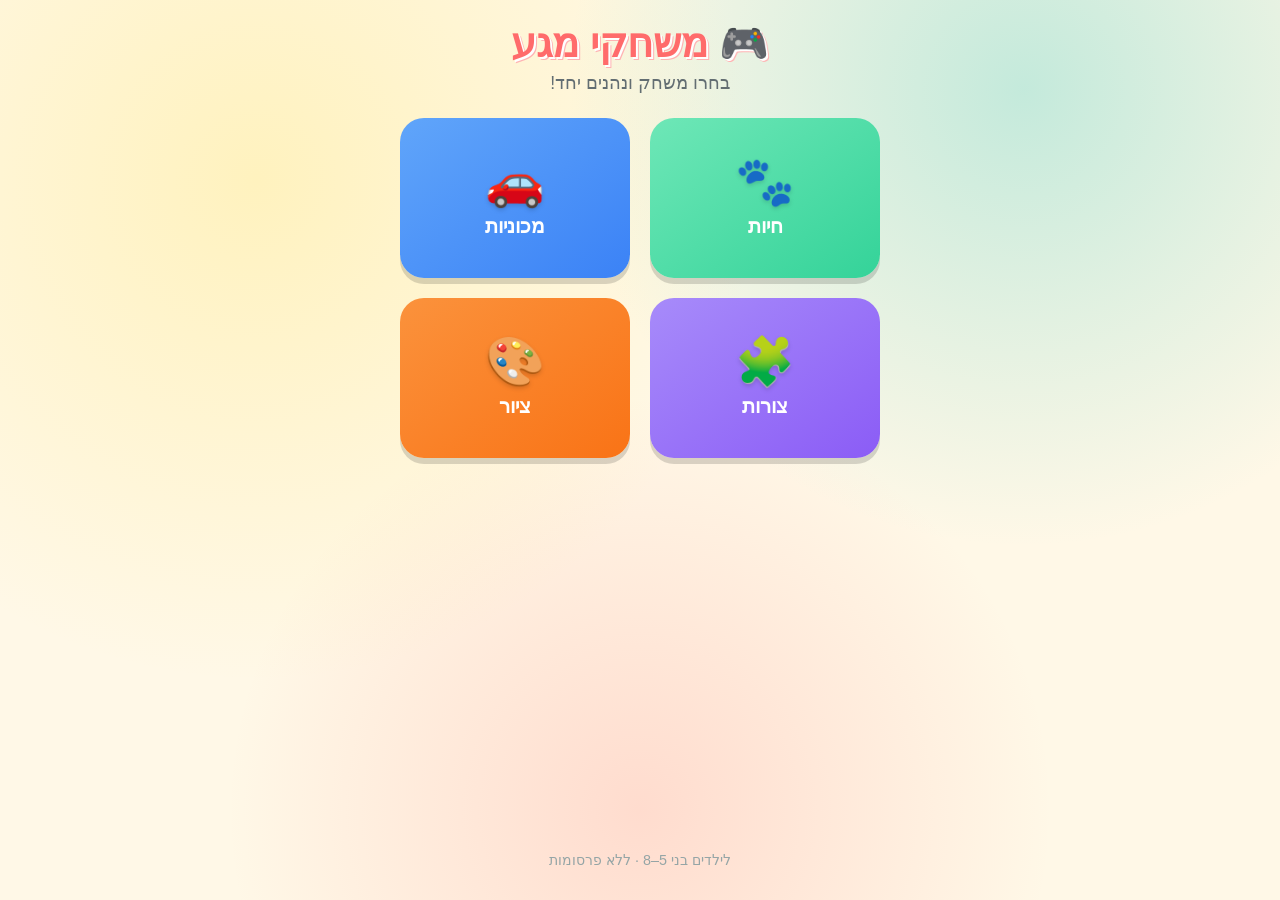
<file: index.html>
<!DOCTYPE html>
<html lang="he" dir="rtl">
<head>
  <meta charset="UTF-8" />
  <meta name="viewport" content="width=device-width, initial-scale=1, maximum-scale=1, user-scalable=no, viewport-fit=cover" />
  <meta name="theme-color" content="#ff6b6b" />
  <meta name="apple-mobile-web-app-capable" content="yes" />
  <title>משחקי מגע לילדים</title>
  <link rel="stylesheet" href="css/main.css" />
</head>
<body>
  <main class="hub">
    <header class="hub-header">
      <h1>🎮 משחקי מגע</h1>
      <p>בחרו משחק ונהנים יחד!</p>
    </header>

    <nav class="game-grid" aria-label="רשימת משחקים">
      <a class="game-card game-card--animals" href="games/animals.html">
        <span class="emoji" aria-hidden="true">🐾</span>
        <span>חיות</span>
      </a>
      <a class="game-card game-card--cars" href="games/cars.html">
        <span class="emoji" aria-hidden="true">🚗</span>
        <span>מכוניות</span>
      </a>
      <a class="game-card game-card--puzzles" href="games/puzzles.html">
        <span class="emoji" aria-hidden="true">🧩</span>
        <span>צורות</span>
      </a>
      <a class="game-card game-card--drawing" href="games/drawing.html">
        <span class="emoji" aria-hidden="true">🎨</span>
        <span>ציור</span>
      </a>
    </nav>

    <p class="hub-footer">לילדים בני 5–8 · ללא פרסומות</p>
  </main>
</body>
</html>
</file>
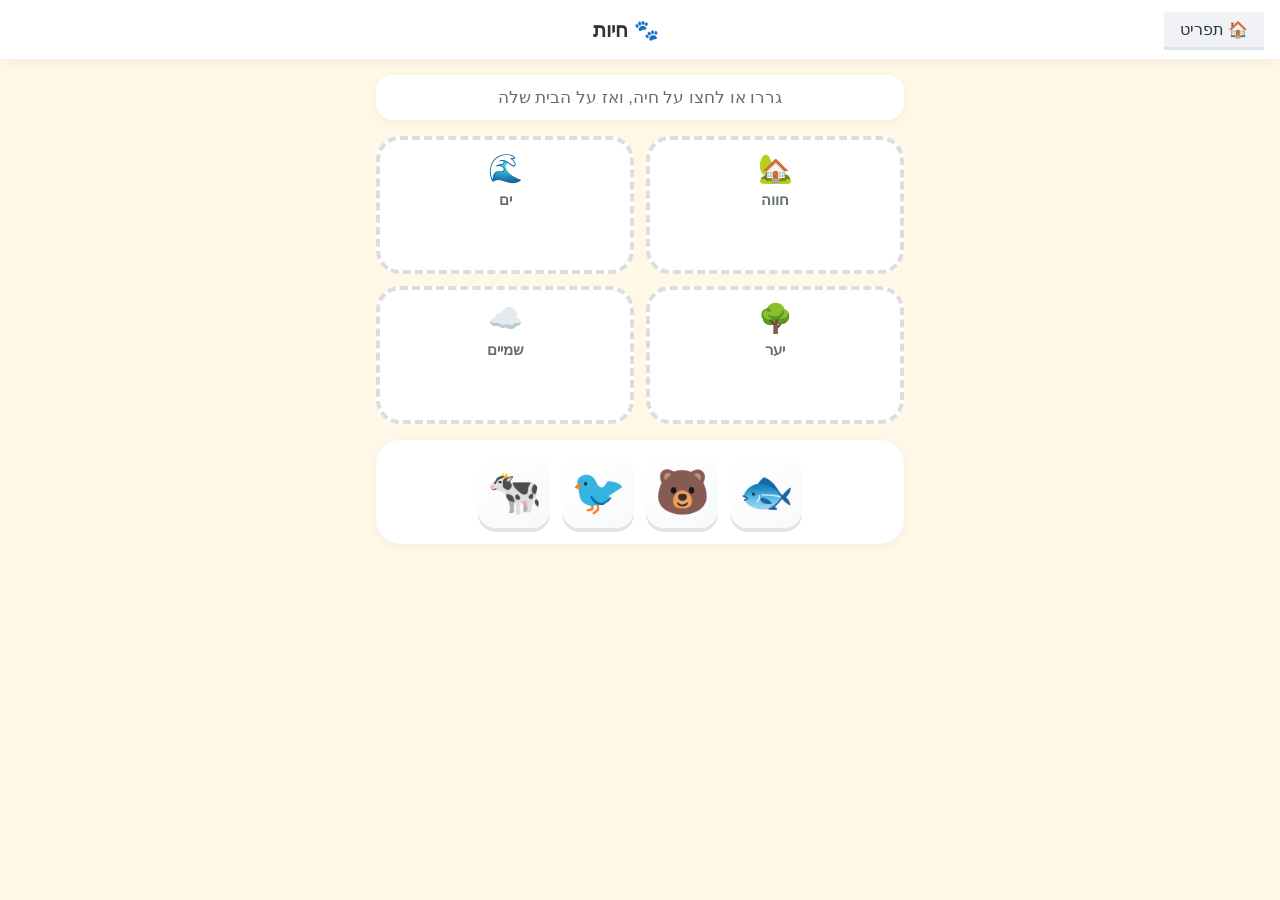
<file: games/animals.html>
<!DOCTYPE html>
<html lang="he" dir="rtl">
<head>
  <meta charset="UTF-8" />
  <meta name="viewport" content="width=device-width, initial-scale=1, maximum-scale=1, user-scalable=no, viewport-fit=cover" />
  <meta name="theme-color" content="#34d399" />
  <title>חיות — משחקי מגע</title>
  <link rel="stylesheet" href="../css/main.css" />
</head>
<body>
  <div class="game-page">
    <header class="game-topbar">
      <a href="../index.html" class="btn-back" style="text-decoration:none;">🏠 תפריט</a>
      <h1 class="game-title">🐾 חיות</h1>
      <span style="width:72px"></span>
    </header>
    <div class="game-body">
      <p class="instructions">גררו או לחצו על חיה, ואז על הבית שלה</p>
      <div class="habitats" id="habitats"></div>
      <div class="animals-tray" id="animals-tray" aria-label="חיות"></div>
    </div>
  </div>
  <script src="../js/common.js"></script>
  <script src="../js/animals.js"></script>
</body>
</html>
</file>
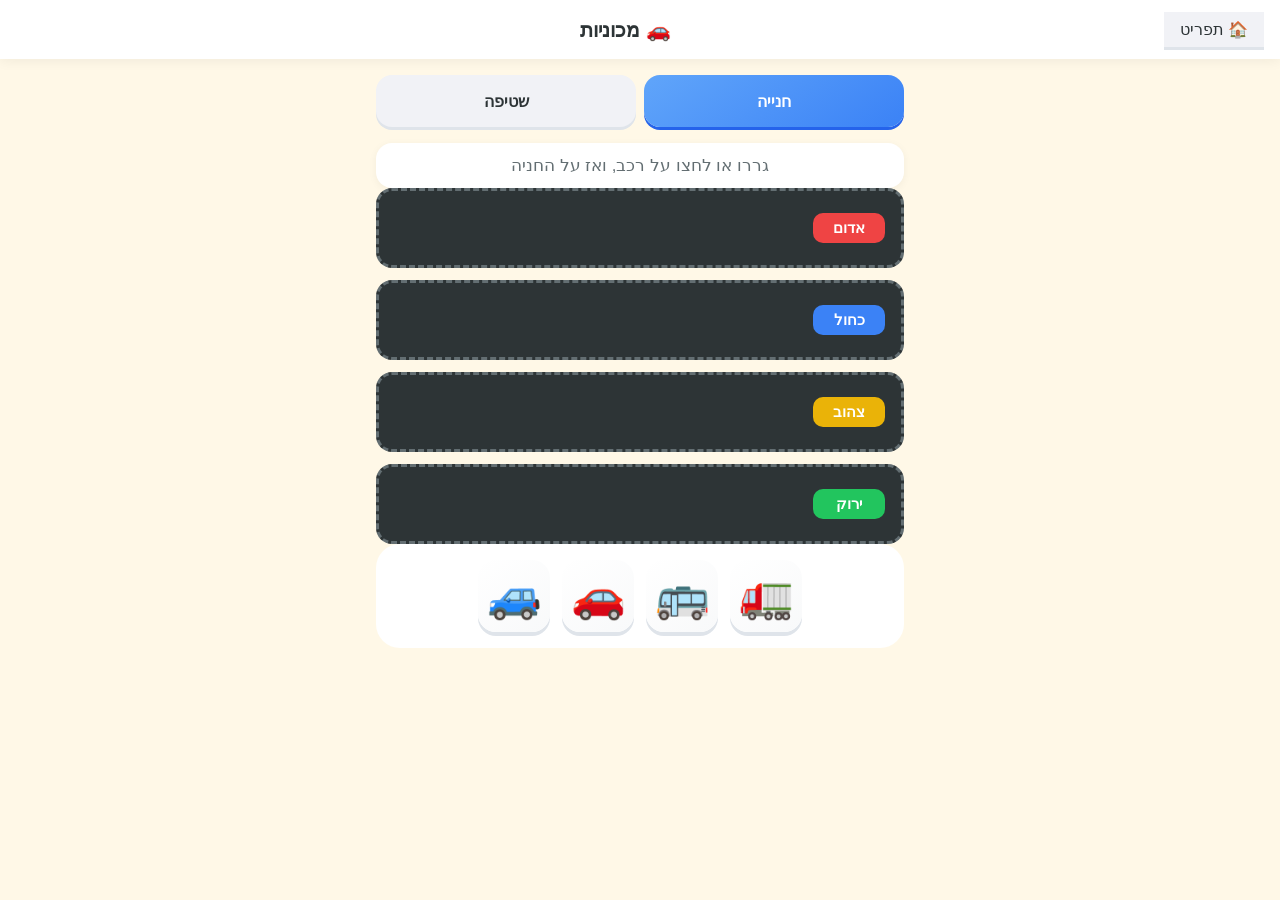
<file: games/cars.html>
<!DOCTYPE html>
<html lang="he" dir="rtl">
<head>
  <meta charset="UTF-8" />
  <meta name="viewport" content="width=device-width, initial-scale=1, maximum-scale=1, user-scalable=no, viewport-fit=cover" />
  <meta name="theme-color" content="#3b82f6" />
  <title>מכוניות — משחקי מגע</title>
  <link rel="stylesheet" href="../css/main.css" />
</head>
<body>
  <div class="game-page">
    <header class="game-topbar">
      <a href="../index.html" class="btn-back" style="text-decoration:none;">🏠 תפריט</a>
      <h1 class="game-title">🚗 מכוניות</h1>
      <span style="width:72px"></span>
    </header>
    <div class="game-body">
      <div class="cars-mode-tabs">
        <button type="button" class="mode-tab active" data-mode="park">חנייה</button>
        <button type="button" class="mode-tab" data-mode="wash">שטיפה</button>
      </div>

      <div id="park-area" class="park-area">
        <p class="instructions">גררו או לחצו על רכב, ואז על החניה</p>
        <div class="parking-lot" id="parking-lot"></div>
        <div class="vehicles-tray" id="vehicles-tray" aria-label="רכבים"></div>
      </div>

      <div id="wash-area" class="wash-area">
        <p class="instructions">החליקו על המשאית כדי לשטוף אותה</p>
        <div class="truck-wash" id="truck-wash">
          <div class="dirty-truck" id="dirty-truck">🚛</div>
          <div class="dirt-layer" id="dirt-layer"></div>
        </div>
        <div class="wash-progress" aria-hidden="true">
          <div class="wash-bar" id="wash-bar"></div>
        </div>
      </div>
    </div>
  </div>
  <script src="../js/common.js"></script>
  <script src="../js/cars.js"></script>
</body>
</html>
</file>
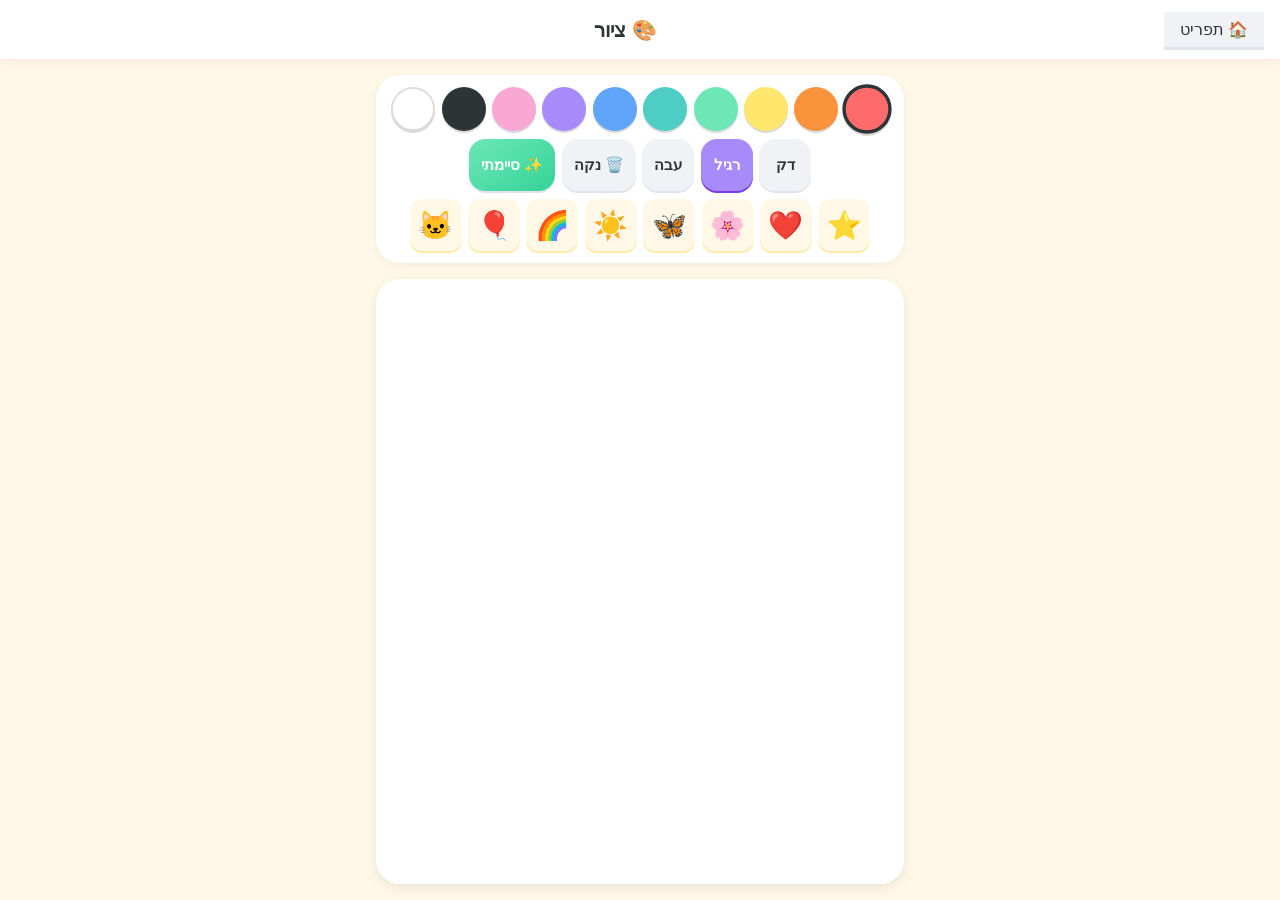
<file: games/drawing.html>
<!DOCTYPE html>
<html lang="he" dir="rtl">
<head>
  <meta charset="UTF-8" />
  <meta name="viewport" content="width=device-width, initial-scale=1, maximum-scale=1, user-scalable=no, viewport-fit=cover" />
  <meta name="theme-color" content="#f97316" />
  <title>ציור — משחקי מגע</title>
  <link rel="stylesheet" href="../css/main.css" />
  <style>
    .game-body { flex: 1; min-height: 0; }
    .game-page { height: 100dvh; max-height: 100dvh; overflow: hidden; }
  </style>
</head>
<body>
  <div class="game-page">
    <header class="game-topbar">
      <a href="../index.html" class="btn-back" style="text-decoration:none;">🏠 תפריט</a>
      <h1 class="game-title">🎨 ציור</h1>
      <span style="width:72px"></span>
    </header>
    <div class="game-body">
      <div class="draw-toolbar">
        <div id="colors" style="display:flex;flex-wrap:wrap;gap:0.4rem;justify-content:center;"></div>
        <div style="display:flex;gap:0.4rem;width:100%;justify-content:center;">
          <button type="button" class="brush-btn" data-size="6">דק</button>
          <button type="button" class="brush-btn active" data-size="12">רגיל</button>
          <button type="button" class="brush-btn" data-size="28">עבה</button>
          <button type="button" class="tool-btn" id="btn-clear">🗑️ נקה</button>
          <button type="button" class="tool-btn" id="btn-done" style="background:linear-gradient(145deg,#6ee7b7,#34d399);color:#fff;">✨ סיימתי</button>
        </div>
        <div class="stamps-row" id="stamps"></div>
      </div>
      <div class="canvas-wrap" id="canvas-wrap">
        <canvas id="paintCanvas"></canvas>
      </div>
    </div>
  </div>
  <script src="../js/common.js"></script>
  <script src="../js/drawing.js"></script>
</body>
</html>
</file>
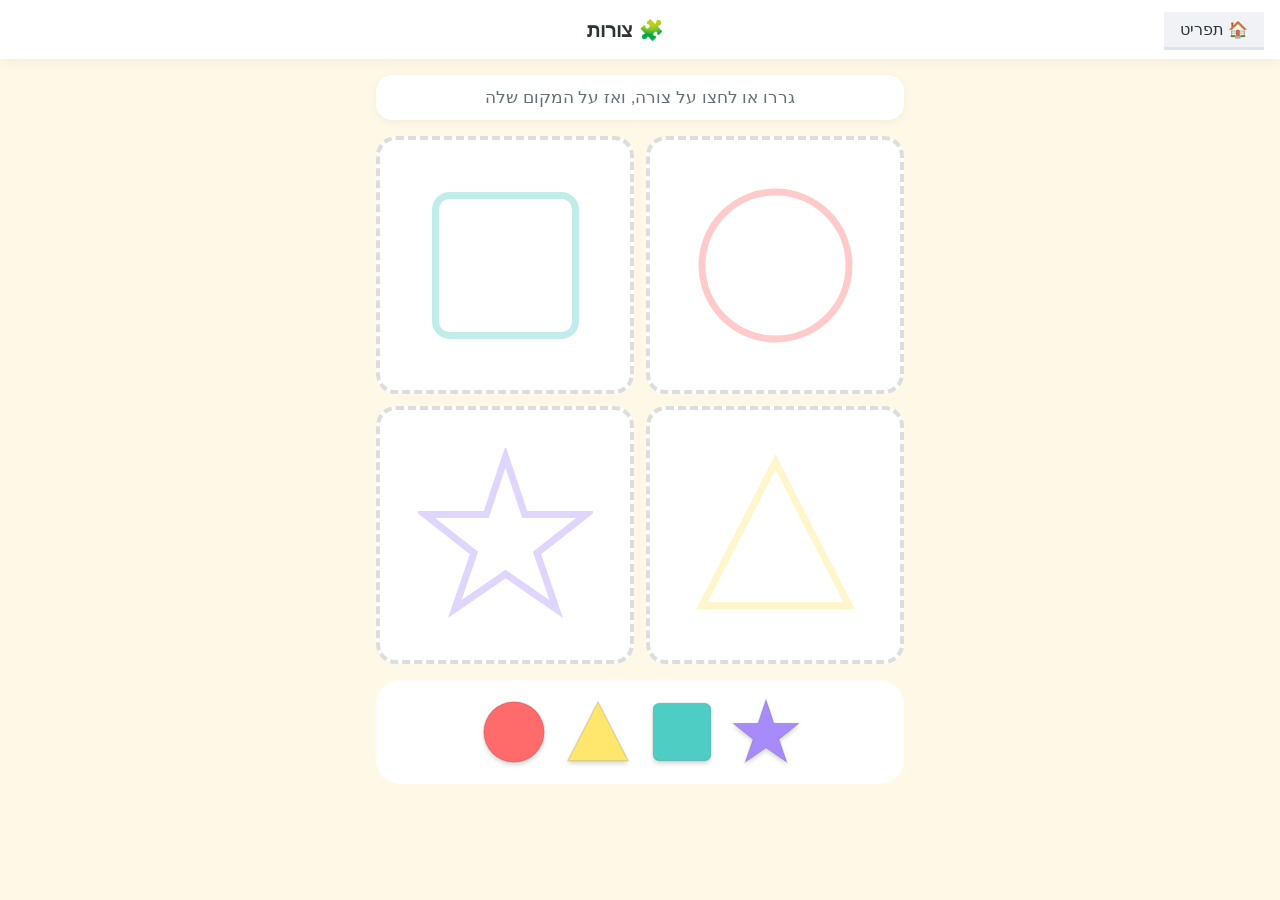
<file: games/puzzles.html>
<!DOCTYPE html>
<html lang="he" dir="rtl">
<head>
  <meta charset="UTF-8" />
  <meta name="viewport" content="width=device-width, initial-scale=1, maximum-scale=1, user-scalable=no, viewport-fit=cover" />
  <meta name="theme-color" content="#8b5cf6" />
  <title>צורות — משחקי מגע</title>
  <link rel="stylesheet" href="../css/main.css" />
</head>
<body>
  <div class="game-page">
    <header class="game-topbar">
      <a href="../index.html" class="btn-back" style="text-decoration:none;">🏠 תפריט</a>
      <h1 class="game-title">🧩 צורות</h1>
      <span style="width:72px"></span>
    </header>
    <div class="game-body">
      <p class="instructions">גררו או לחצו על צורה, ואז על המקום שלה</p>
      <div class="shapes-board" id="shapes-board"></div>
      <div class="shapes-tray" id="shapes-tray" aria-label="צורות"></div>
    </div>
  </div>
  <script src="../js/common.js"></script>
  <script src="../js/puzzles.js"></script>
</body>
</html>
</file>
<file: css/main.css>
/* Kids Touch Mini-Games — shared styles (English comments) */
:root {
  --bg: #fff8e7;
  --primary: #ff6b6b;
  --secondary: #4ecdc4;
  --accent: #ffe66d;
  --purple: #a78bfa;
  --blue: #60a5fa;
  --green: #6ee7b7;
  --orange: #fb923c;
  --pink: #f9a8d4;
  --text: #2d3436;
  --white: #ffffff;
  --shadow: 0 6px 0 rgba(0,0,0,0.15);
  --radius: 24px;
  --touch: 52px;
  font-size: 16px;
}

*, *::before, *::after { box-sizing: border-box; margin: 0; padding: 0; }

html {
  direction: rtl;
  height: 100%;
  -webkit-tap-highlight-color: transparent;
  touch-action: manipulation;
}

body {
  font-family: "Segoe UI", "Heebo", "Arial Hebrew", Arial, sans-serif;
  background: var(--bg);
  color: var(--text);
  min-height: 100%;
  min-height: 100dvh;
  overflow-x: hidden;
  user-select: none;
  -webkit-user-select: none;
}

button {
  font-family: inherit;
  border: none;
  cursor: pointer;
  min-height: var(--touch);
  min-width: var(--touch);
  font-size: 1.1rem;
  font-weight: 700;
  border-radius: 16px;
  touch-action: manipulation;
  transition: transform 0.12s ease, box-shadow 0.12s ease;
}

button:active { transform: scale(0.96) translateY(2px); }

/* —— Hub —— */
.hub {
  min-height: 100dvh;
  padding: 1.25rem 1rem 2rem;
  display: flex;
  flex-direction: column;
  align-items: center;
  background:
    radial-gradient(circle at 20% 20%, #ffe66d55 0%, transparent 40%),
    radial-gradient(circle at 80% 10%, #4ecdc455 0%, transparent 35%),
    radial-gradient(circle at 50% 90%, #ff6b6b33 0%, transparent 40%),
    var(--bg);
}

.hub-header {
  text-align: center;
  margin-bottom: 1.5rem;
}

.hub-header h1 {
  font-size: clamp(1.75rem, 6vw, 2.5rem);
  color: var(--primary);
  text-shadow: 2px 2px 0 #fff, 3px 3px 0 #ffb3b3;
  margin-bottom: 0.35rem;
}

.hub-header p {
  font-size: 1.1rem;
  color: #636e72;
}

.game-grid {
  display: grid;
  grid-template-columns: 1fr 1fr;
  gap: 1rem;
  width: 100%;
  max-width: 480px;
}

.game-card {
  display: flex;
  flex-direction: column;
  align-items: center;
  justify-content: center;
  gap: 0.5rem;
  padding: 1.25rem 0.75rem;
  min-height: 140px;
  border-radius: var(--radius);
  box-shadow: var(--shadow);
  text-decoration: none;
  color: var(--white);
  font-size: 1.25rem;
  font-weight: 800;
  position: relative;
  overflow: hidden;
}

.game-card .emoji {
  font-size: 3rem;
  line-height: 1;
  filter: drop-shadow(0 2px 2px rgba(0,0,0,0.15));
}

.game-card--animals { background: linear-gradient(145deg, #6ee7b7, #34d399); }
.game-card--cars    { background: linear-gradient(145deg, #60a5fa, #3b82f6); }
.game-card--puzzles { background: linear-gradient(145deg, #a78bfa, #8b5cf6); }
.game-card--drawing { background: linear-gradient(145deg, #fb923c, #f97316); }

.game-card:active {
  box-shadow: 0 2px 0 rgba(0,0,0,0.15);
  transform: translateY(4px);
}

.hub-footer {
  margin-top: auto;
  padding-top: 1.5rem;
  font-size: 0.9rem;
  color: #95a5a6;
}

/* —— Game shell —— */
.game-page {
  min-height: 100dvh;
  display: flex;
  flex-direction: column;
  background: var(--bg);
}

.game-topbar {
  display: flex;
  align-items: center;
  justify-content: space-between;
  gap: 0.75rem;
  padding: 0.75rem 1rem;
  background: var(--white);
  box-shadow: 0 2px 12px rgba(0,0,0,0.06);
  position: sticky;
  top: 0;
  z-index: 50;
}

.btn-back {
  background: #f1f2f6;
  color: var(--text);
  padding: 0.5rem 1rem;
  font-size: 1rem;
  box-shadow: 0 3px 0 #dfe4ea;
  display: flex;
  align-items: center;
  gap: 0.35rem;
}

.btn-back:active { box-shadow: 0 1px 0 #dfe4ea; }

.game-title {
  font-size: 1.25rem;
  font-weight: 800;
  flex: 1;
  text-align: center;
}

.game-body {
  flex: 1;
  padding: 1rem;
  display: flex;
  flex-direction: column;
  gap: 1rem;
  max-width: 560px;
  width: 100%;
  margin: 0 auto;
}

.instructions {
  text-align: center;
  font-size: 1.05rem;
  color: #636e72;
  background: var(--white);
  padding: 0.75rem 1rem;
  border-radius: 16px;
  box-shadow: 0 2px 8px rgba(0,0,0,0.05);
}

/* —— Celebration overlay —— */
.celebrate {
  position: fixed;
  inset: 0;
  background: rgba(0,0,0,0.45);
  display: flex;
  align-items: center;
  justify-content: center;
  z-index: 100;
  opacity: 0;
  pointer-events: none;
  transition: opacity 0.25s ease;
  padding: 1rem;
}

.celebrate.show {
  opacity: 1;
  pointer-events: auto;
}

.celebrate-card {
  background: var(--white);
  border-radius: 28px;
  padding: 2rem 1.5rem;
  text-align: center;
  max-width: 320px;
  width: 100%;
  box-shadow: 0 12px 40px rgba(0,0,0,0.2);
  transform: scale(0.8);
  transition: transform 0.3s cubic-bezier(0.34, 1.56, 0.64, 1);
}

.celebrate.show .celebrate-card { transform: scale(1); }

.celebrate-card .big-emoji {
  font-size: 4rem;
  animation: bounce 0.6s ease infinite alternate;
}

.celebrate-card h2 {
  font-size: 1.75rem;
  color: var(--primary);
  margin: 0.5rem 0;
}

.celebrate-card p {
  color: #636e72;
  margin-bottom: 1.25rem;
}

.btn-primary {
  background: linear-gradient(145deg, #ff6b6b, #ee5a5a);
  color: white;
  padding: 0.85rem 1.5rem;
  width: 100%;
  box-shadow: 0 5px 0 #c0392b;
  font-size: 1.15rem;
  margin-bottom: 0.5rem;
}

.btn-primary:active { box-shadow: 0 2px 0 #c0392b; }

.btn-secondary {
  background: #f1f2f6;
  color: var(--text);
  padding: 0.75rem 1.25rem;
  width: 100%;
  box-shadow: 0 3px 0 #dfe4ea;
}

@keyframes bounce {
  from { transform: translateY(0); }
  to { transform: translateY(-10px); }
}

@keyframes pop {
  0% { transform: scale(1); }
  50% { transform: scale(1.15); }
  100% { transform: scale(1); }
}

.pop { animation: pop 0.35s ease; }

.confetti {
  position: fixed;
  width: 12px;
  height: 12px;
  border-radius: 2px;
  pointer-events: none;
  z-index: 101;
  animation: confetti-fall 1.2s ease-out forwards;
}

@keyframes confetti-fall {
  0% { transform: translateY(0) rotate(0deg); opacity: 1; }
  100% { transform: translateY(100vh) rotate(720deg); opacity: 0; }
}

/* —— Animals game —— */
.habitats {
  display: grid;
  grid-template-columns: 1fr 1fr;
  gap: 0.75rem;
}

.habitat {
  background: var(--white);
  border-radius: var(--radius);
  padding: 0.75rem;
  min-height: 110px;
  display: flex;
  flex-direction: column;
  align-items: center;
  justify-content: center;
  gap: 0.35rem;
  border: 4px dashed #ddd;
  transition: border-color 0.2s, background 0.2s;
  position: relative;
}

.habitat.highlight {
  border-color: var(--secondary);
  background: #e8fffc;
}

.habitat.filled {
  border-style: solid;
  border-color: var(--green);
  background: #ecfdf5;
}

.habitat-label {
  font-size: 0.95rem;
  font-weight: 700;
  color: #636e72;
}

.habitat-slot {
  font-size: 2.75rem;
  min-height: 2.75rem;
  line-height: 1;
}

.animals-tray {
  display: flex;
  flex-wrap: wrap;
  justify-content: center;
  gap: 0.75rem;
  padding: 1rem;
  background: var(--white);
  border-radius: var(--radius);
  box-shadow: 0 2px 8px rgba(0,0,0,0.05);
  min-height: 90px;
}

.draggable-item {
  font-size: 2.75rem;
  width: 72px;
  height: 72px;
  display: flex;
  align-items: center;
  justify-content: center;
  background: linear-gradient(145deg, #fff, #f8f9fa);
  border-radius: 18px;
  box-shadow: 0 4px 0 #dfe4ea;
  cursor: grab;
  touch-action: none;
  transition: opacity 0.2s, transform 0.15s;
}

.draggable-item:active { cursor: grabbing; }
.draggable-item.dragging {
  opacity: 0.5;
  transform: scale(1.1);
}
.draggable-item.placed { display: none; }

.ghost svg { width: 100%; height: 100%; display: block; }

.draggable-item.selected {
  outline: 4px solid var(--accent);
  outline-offset: 2px;
  transform: scale(1.08);
}

.ghost {
  position: fixed;
  pointer-events: none;
  z-index: 200;
  font-size: 2.75rem;
  width: 72px;
  height: 72px;
  display: flex;
  align-items: center;
  justify-content: center;
  opacity: 0.9;
  filter: drop-shadow(0 4px 8px rgba(0,0,0,0.25));
  transform: translate(-50%, -50%);
}

/* —— Cars game —— */
.cars-mode-tabs {
  display: flex;
  gap: 0.5rem;
  justify-content: center;
}

.mode-tab {
  flex: 1;
  padding: 0.65rem;
  background: #f1f2f6;
  color: var(--text);
  box-shadow: 0 3px 0 #dfe4ea;
  font-size: 1rem;
}

.mode-tab.active {
  background: linear-gradient(145deg, #60a5fa, #3b82f6);
  color: white;
  box-shadow: 0 3px 0 #2563eb;
}

.parking-lot {
  display: flex;
  flex-direction: column;
  gap: 0.75rem;
}

.parking-spot {
  display: flex;
  align-items: center;
  gap: 0.75rem;
  background: #2d3436;
  border-radius: 16px;
  padding: 0.75rem 1rem;
  min-height: 80px;
  border: 3px dashed #636e72;
  transition: border-color 0.2s, background 0.2s;
}

.parking-spot.highlight {
  border-color: var(--accent);
  background: #3d4450;
}

.parking-spot.filled {
  border-style: solid;
  border-color: var(--green);
}

.spot-label {
  color: white;
  font-weight: 700;
  font-size: 0.95rem;
  min-width: 4.5rem;
  text-align: center;
}

.spot-vehicle {
  font-size: 2.5rem;
  flex: 1;
  text-align: center;
}

.vehicles-tray {
  display: flex;
  flex-wrap: wrap;
  justify-content: center;
  gap: 0.75rem;
  padding: 1rem;
  background: var(--white);
  border-radius: var(--radius);
}

/* Wash mode */
.wash-area {
  display: none;
  flex-direction: column;
  align-items: center;
  gap: 1rem;
}

.wash-area.active { display: flex; }
.park-area.hidden { display: none; }

.truck-wash {
  width: 100%;
  max-width: 320px;
  aspect-ratio: 4/3;
  background: linear-gradient(180deg, #87ceeb 0%, #e8f4e8 60%);
  border-radius: var(--radius);
  position: relative;
  overflow: hidden;
  touch-action: none;
  border: 4px solid #74b9ff;
}

.dirty-truck {
  position: absolute;
  inset: 15% 10%;
  font-size: clamp(4rem, 20vw, 6rem);
  display: flex;
  align-items: center;
  justify-content: center;
  filter: grayscale(0.3) brightness(0.7);
  transition: filter 0.3s;
}

.dirty-truck.clean {
  filter: none;
}

.dirt-layer {
  position: absolute;
  inset: 0;
  background:
    radial-gradient(circle at 30% 40%, #8B6914cc 0%, transparent 25%),
    radial-gradient(circle at 70% 55%, #6B4423cc 0%, transparent 20%),
    radial-gradient(circle at 45% 70%, #5D4037aa 0%, transparent 22%),
    radial-gradient(circle at 60% 30%, #795548bb 0%, transparent 18%);
  pointer-events: none;
  transition: opacity 0.2s;
}

.wash-progress {
  width: 100%;
  height: 16px;
  background: #dfe4ea;
  border-radius: 8px;
  overflow: hidden;
}

.wash-bar {
  height: 100%;
  width: 0%;
  background: linear-gradient(90deg, #4ecdc4, #6ee7b7);
  border-radius: 8px;
  transition: width 0.15s;
}

.bubble {
  position: absolute;
  border-radius: 50%;
  background: rgba(255,255,255,0.7);
  pointer-events: none;
  animation: bubble-up 0.8s ease-out forwards;
}

@keyframes bubble-up {
  to { transform: translateY(-40px) scale(1.5); opacity: 0; }
}

/* —— Puzzles / shape sorting —— */
.shapes-board {
  display: grid;
  grid-template-columns: repeat(3, 1fr);
  gap: 0.75rem;
}

.shape-slot {
  aspect-ratio: 1;
  background: var(--white);
  border-radius: 20px;
  border: 4px dashed #ddd;
  display: flex;
  align-items: center;
  justify-content: center;
  transition: border-color 0.2s, background 0.2s;
  position: relative;
}

.shape-slot.highlight {
  border-color: var(--purple);
  background: #f3e8ff;
}

.shape-slot.filled {
  border-style: solid;
  border-color: var(--green);
  background: #ecfdf5;
}

.shape-outline {
  width: 70%;
  height: 70%;
  opacity: 0.35;
}

.shapes-tray {
  display: flex;
  flex-wrap: wrap;
  justify-content: center;
  gap: 0.75rem;
  padding: 1rem;
  background: var(--white);
  border-radius: var(--radius);
}

.shape-piece {
  width: 72px;
  height: 72px;
  cursor: grab;
  touch-action: none;
  filter: drop-shadow(0 3px 2px rgba(0,0,0,0.15));
  transition: opacity 0.2s, transform 0.15s;
}

.shape-piece.dragging { opacity: 0.5; transform: scale(1.1); }
.shape-piece.placed { display: none; }

.shape-piece svg, .shape-outline svg {
  width: 100%;
  height: 100%;
  display: block;
}

/* —— Drawing —— */
.draw-toolbar {
  display: flex;
  flex-wrap: wrap;
  gap: 0.5rem;
  align-items: center;
  justify-content: center;
  padding: 0.75rem;
  background: var(--white);
  border-radius: var(--radius);
  box-shadow: 0 2px 8px rgba(0,0,0,0.05);
}

.color-swatch {
  width: 44px;
  height: 44px;
  border-radius: 50%;
  border: 3px solid transparent;
  box-shadow: 0 2px 0 rgba(0,0,0,0.15);
  padding: 0;
  min-width: 44px;
  min-height: 44px;
}

.color-swatch.active {
  border-color: var(--text);
  transform: scale(1.12);
}

.brush-btn, .tool-btn {
  background: #f1f2f6;
  color: var(--text);
  padding: 0.4rem 0.75rem;
  font-size: 0.95rem;
  box-shadow: 0 2px 0 #dfe4ea;
}

.brush-btn.active {
  background: var(--purple);
  color: white;
  box-shadow: 0 2px 0 #7c3aed;
}

.canvas-wrap {
  flex: 1;
  background: white;
  border-radius: var(--radius);
  box-shadow: inset 0 0 0 4px #e8e8e8, 0 4px 12px rgba(0,0,0,0.08);
  overflow: hidden;
  position: relative;
  min-height: 280px;
  touch-action: none;
}

#paintCanvas {
  display: block;
  width: 100%;
  height: 100%;
  cursor: crosshair;
  touch-action: none;
}

.stamps-row {
  display: flex;
  flex-wrap: wrap;
  gap: 0.4rem;
  justify-content: center;
}

.stamp-btn {
  font-size: 1.75rem;
  width: 52px;
  height: 52px;
  background: #fff8e7;
  border-radius: 12px;
  box-shadow: 0 2px 0 #ffeaa7;
  padding: 0;
}

.stamp-btn.active {
  background: var(--accent);
  box-shadow: 0 2px 0 #f0c040;
}

/* Progress dots */
.progress-dots {
  display: flex;
  gap: 0.4rem;
  justify-content: center;
}

.dot {
  width: 12px;
  height: 12px;
  border-radius: 50%;
  background: #dfe4ea;
}
.dot.done { background: var(--green); }

@media (min-width: 480px) {
  .game-grid { gap: 1.25rem; }
  .game-card { min-height: 160px; }
}
</file>
